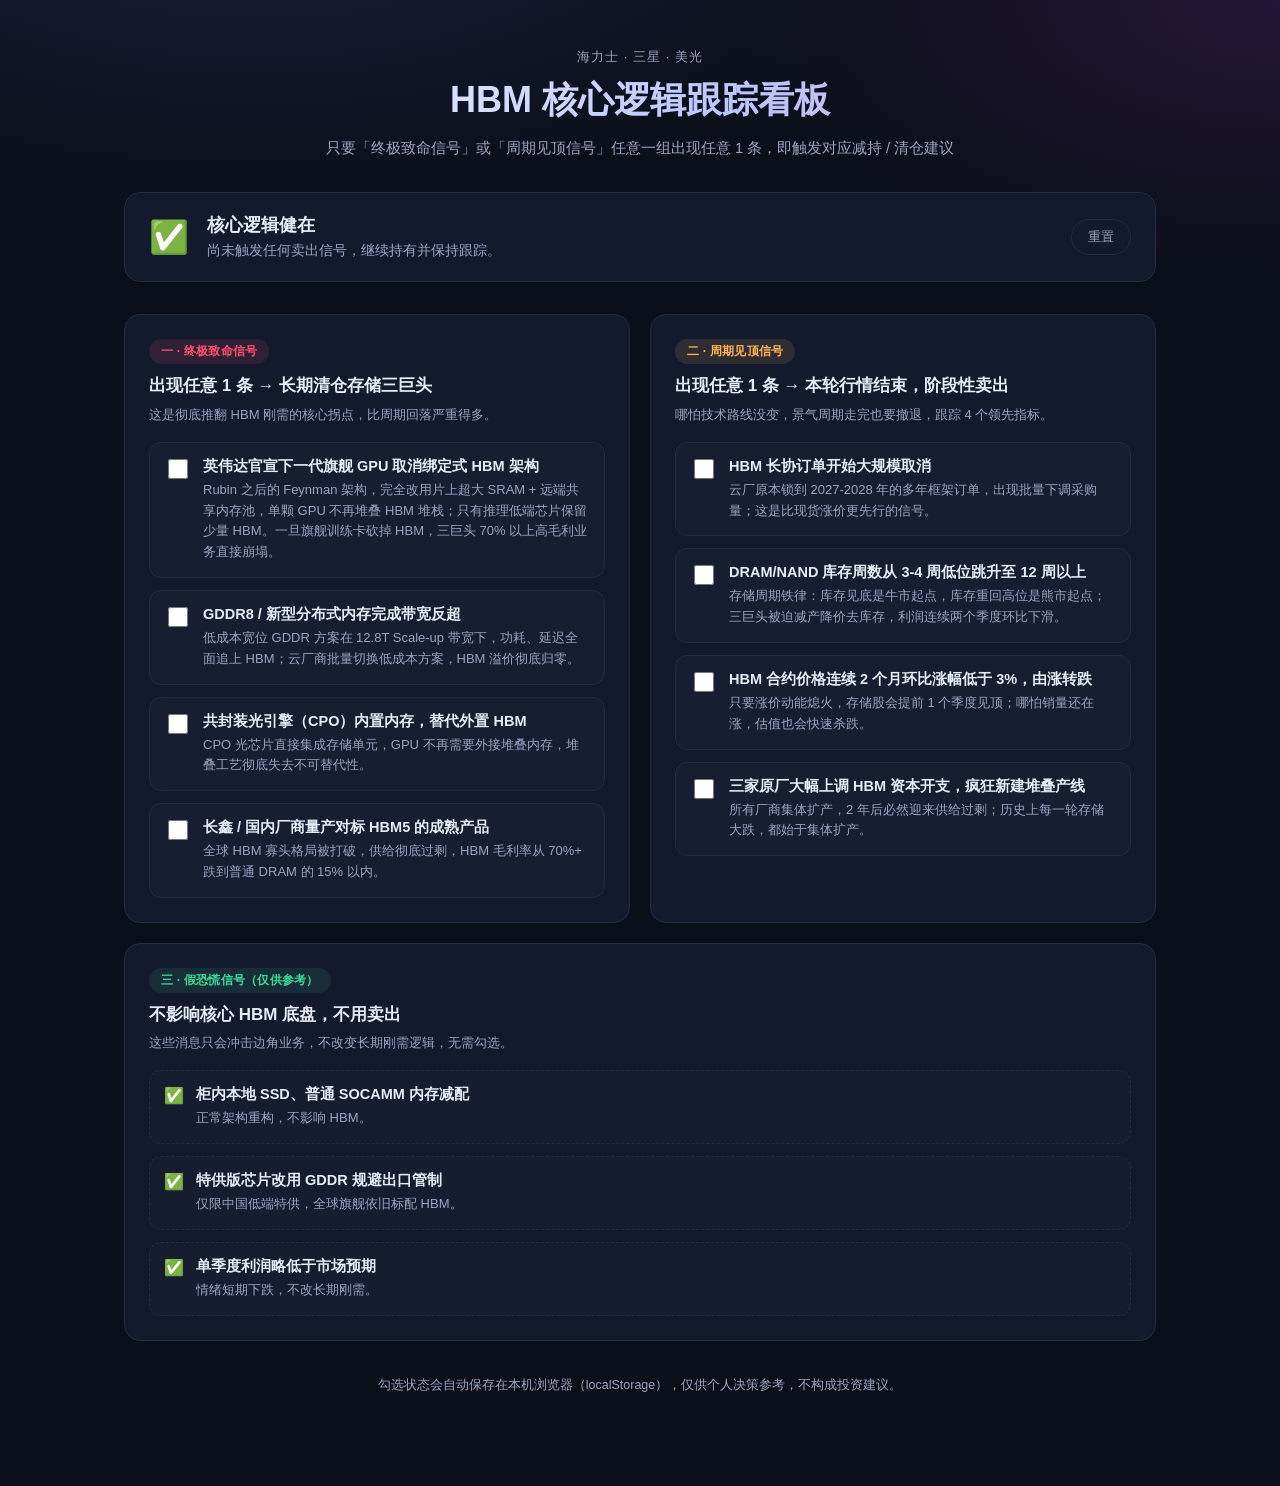
<file: hbm-signal-tracker/index.html>
<!DOCTYPE html>
<html lang="zh-CN">
<head>
<meta charset="UTF-8" />
<meta name="viewport" content="width=device-width, initial-scale=1.0" />
<title>HBM 核心逻辑跟踪看板 · 存储三巨头卖出信号</title>
<link rel="stylesheet" href="style.css" />
</head>
<body>
  <div class="page">
    <header class="hero">
      <p class="eyebrow">海力士 · 三星 · 美光</p>
      <h1>HBM 核心逻辑跟踪看板</h1>
      <p class="subtitle">只要「终极致命信号」或「周期见顶信号」任意一组出现任意 1 条，即触发对应减持 / 清仓建议</p>
    </header>

    <section class="verdict" id="verdict">
      <div class="verdict-icon" id="verdictIcon">✅</div>
      <div class="verdict-body">
        <div class="verdict-title" id="verdictTitle">核心逻辑健在</div>
        <div class="verdict-desc" id="verdictDesc">尚未触发任何卖出信号，继续持有并保持跟踪。</div>
      </div>
      <button class="reset-btn" id="resetBtn" title="清空所有勾选">重置</button>
    </section>

    <main class="grid">
      <!-- 类别一：终极致命信号 -->
      <section class="card fatal" data-group="fatal">
        <div class="card-head">
          <span class="badge badge-fatal">一 · 终极致命信号</span>
          <h2>出现任意 1 条 → 长期清仓存储三巨头</h2>
          <p class="card-note">这是彻底推翻 HBM 刚需的核心拐点，比周期回落严重得多。</p>
        </div>
        <ul class="signal-list" id="fatalList"></ul>
      </section>

      <!-- 类别二：周期见顶信号 -->
      <section class="card cyclical" data-group="cyclical">
        <div class="card-head">
          <span class="badge badge-cyclical">二 · 周期见顶信号</span>
          <h2>出现任意 1 条 → 本轮行情结束，阶段性卖出</h2>
          <p class="card-note">哪怕技术路线没变，景气周期走完也要撤退，跟踪 4 个领先指标。</p>
        </div>
        <ul class="signal-list" id="cyclicalList"></ul>
      </section>

      <!-- 类别三：假恐慌，不用卖出 -->
      <section class="card safe" data-group="safe">
        <div class="card-head">
          <span class="badge badge-safe">三 · 假恐慌信号（仅供参考）</span>
          <h2>不影响核心 HBM 底盘，不用卖出</h2>
          <p class="card-note">这些消息只会冲击边角业务，不改变长期刚需逻辑，无需勾选。</p>
        </div>
        <ul class="signal-list safe-list" id="safeList"></ul>
      </section>
    </main>

    <footer class="footer">
      <p>勾选状态会自动保存在本机浏览器（localStorage），仅供个人决策参考，不构成投资建议。</p>
    </footer>
  </div>

  <script src="script.js"></script>
</body>
</html>
</file>
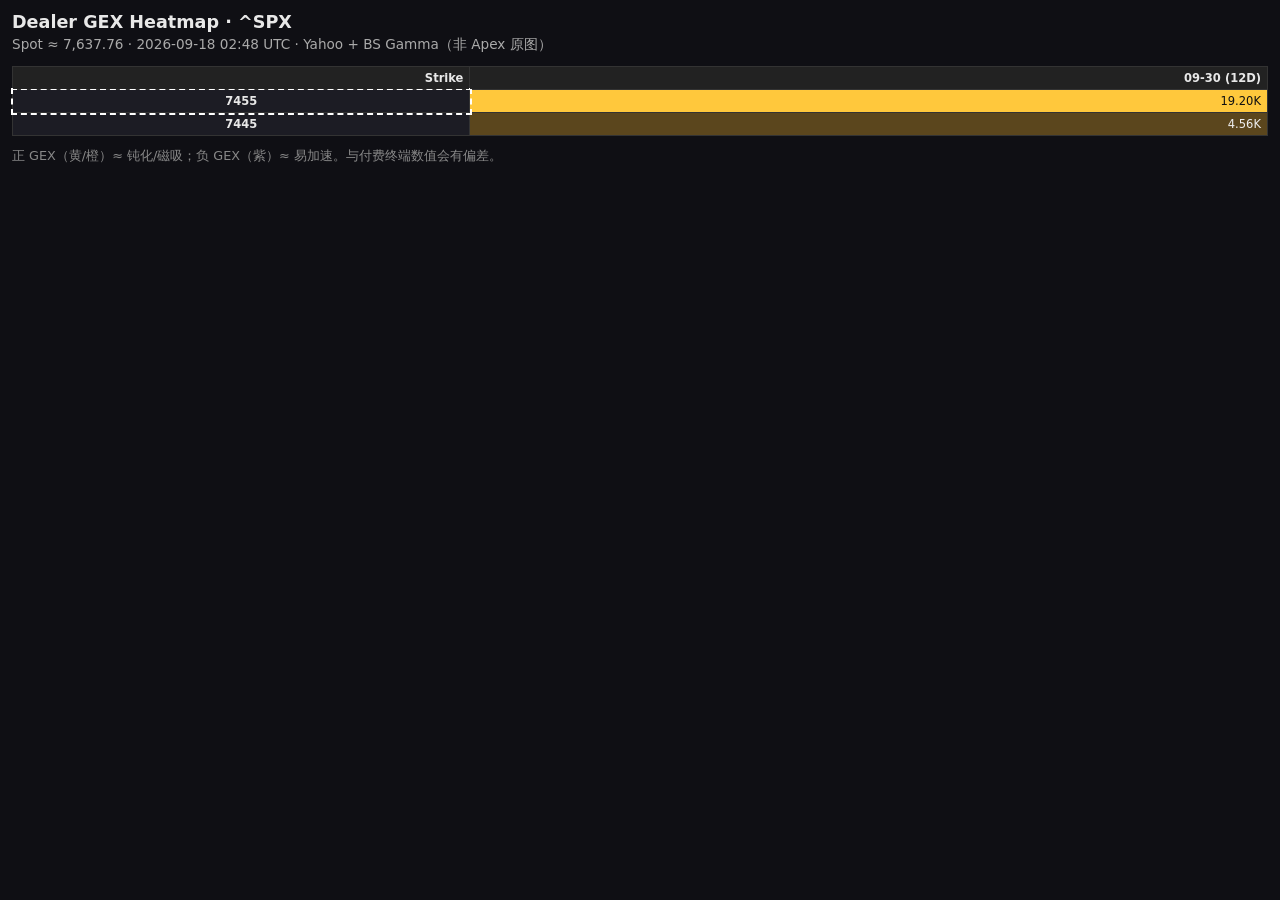
<file: scripts/alerts/gex_heatmap_spx_2026-09-18_0248.html>
<!DOCTYPE html>
<html lang="zh-CN">
<head>
  <meta charset="utf-8"/>
  <meta name="viewport" content="width=device-width, initial-scale=1"/>
  <title>Dealer GEX · ^SPX · 2026-09-18 02:48 UTC</title>
  <style>
    body { font-family: system-ui, sans-serif; background: #0f0f14; color: #e8e8e8; margin: 12px; }
    h1 { font-size: 1.1rem; margin: 0 0 4px; }
    .meta { color: #aaa; font-size: 0.85rem; margin-bottom: 12px; }
    table { border-collapse: collapse; width: 100%; font-size: 0.72rem; }
    th, td { border: 1px solid #333; padding: 4px 6px; text-align: right; }
    th { background: #222; position: sticky; top: 0; }
    td.strike { text-align: center; font-weight: 600; background: #1c1c24; }
    td.strike.spot { outline: 2px dashed #fff; }
    td.empty { color: #555; }
    .note { margin-top: 12px; font-size: 0.8rem; color: #888; }
  </style>
</head>
<body>
  <h1>Dealer GEX Heatmap · ^SPX</h1>
  <div class="meta">Spot ≈ 7,637.76 · 2026-09-18 02:48 UTC · Yahoo + BS Gamma（非 Apex 原图）</div>
  <table>
    <thead><tr><th>Strike</th><th>09-30 (12D)</th></tr></thead>
    <tbody>
      <tr><td class="strike spot">7455</td><td style="background:rgb(255,200,60);color:#111">19.20K</td></tr><tr><td class="strike">7445</td><td style="background:rgb(91,70,29);color:#eee">4.56K</td></tr>
    </tbody>
  </table>
  <p class="note">正 GEX（黄/橙）≈ 钝化/磁吸；负 GEX（紫）≈ 易加速。与付费终端数值会有偏差。</p>
</body>
</html>
</file>
<file: hbm-signal-tracker/style.css>
:root {
  --bg: #0b0f1a;
  --bg-soft: #10162a;
  --card-bg: #131a2e;
  --border: #232b45;
  --text: #e8ecf7;
  --text-dim: #9aa4c2;
  --fatal: #ff4d6d;
  --fatal-soft: rgba(255, 77, 109, 0.12);
  --cyclical: #ffb454;
  --cyclical-soft: rgba(255, 180, 84, 0.12);
  --safe: #3ddc97;
  --safe-soft: rgba(61, 220, 151, 0.1);
  --radius: 16px;
}

* {
  box-sizing: border-box;
}

body {
  margin: 0;
  font-family: "PingFang SC", "Microsoft YaHei", "Helvetica Neue", Arial, sans-serif;
  background: radial-gradient(1200px 600px at 20% -10%, #1a2140 0%, transparent 60%),
    radial-gradient(1000px 500px at 100% 0%, #241636 0%, transparent 55%), var(--bg);
  color: var(--text);
  min-height: 100vh;
}

.page {
  max-width: 1080px;
  margin: 0 auto;
  padding: 48px 24px 80px;
}

.hero {
  text-align: center;
  margin-bottom: 32px;
}

.eyebrow {
  letter-spacing: 0.08em;
  text-transform: uppercase;
  font-size: 13px;
  color: var(--text-dim);
  margin: 0 0 10px;
}

.hero h1 {
  font-size: clamp(26px, 4vw, 36px);
  margin: 0 0 12px;
  background: linear-gradient(120deg, #fff, #b9c6ff 60%, #ff9ec2);
  -webkit-background-clip: text;
  background-clip: text;
  color: transparent;
}

.subtitle {
  color: var(--text-dim);
  max-width: 640px;
  margin: 0 auto;
  line-height: 1.6;
  font-size: 14.5px;
}

.verdict {
  display: flex;
  align-items: center;
  gap: 18px;
  background: var(--card-bg);
  border: 1px solid var(--border);
  border-radius: var(--radius);
  padding: 20px 24px;
  margin-bottom: 32px;
  position: sticky;
  top: 16px;
  z-index: 10;
  backdrop-filter: blur(8px);
  transition: border-color 0.25s ease, background 0.25s ease;
}

.verdict.state-fatal {
  border-color: var(--fatal);
  background: linear-gradient(90deg, var(--fatal-soft), var(--card-bg) 70%);
}

.verdict.state-cyclical {
  border-color: var(--cyclical);
  background: linear-gradient(90deg, var(--cyclical-soft), var(--card-bg) 70%);
}

.verdict-icon {
  font-size: 32px;
  flex-shrink: 0;
}

.verdict-body {
  flex: 1;
  min-width: 0;
}

.verdict-title {
  font-size: 18px;
  font-weight: 700;
  margin-bottom: 4px;
}

.verdict-desc {
  font-size: 13.5px;
  color: var(--text-dim);
  line-height: 1.5;
}

.reset-btn {
  flex-shrink: 0;
  background: transparent;
  border: 1px solid var(--border);
  color: var(--text-dim);
  padding: 8px 16px;
  border-radius: 999px;
  cursor: pointer;
  font-size: 13px;
  transition: all 0.2s ease;
}

.reset-btn:hover {
  border-color: var(--text-dim);
  color: var(--text);
}

.grid {
  display: grid;
  grid-template-columns: 1fr;
  gap: 20px;
}

.card {
  background: var(--card-bg);
  border: 1px solid var(--border);
  border-radius: var(--radius);
  padding: 24px;
}

.card-head h2 {
  font-size: 17px;
  margin: 10px 0 6px;
  line-height: 1.45;
}

.card-note {
  color: var(--text-dim);
  font-size: 13px;
  margin: 0 0 4px;
  line-height: 1.6;
}

.badge {
  display: inline-block;
  font-size: 12px;
  font-weight: 700;
  padding: 4px 12px;
  border-radius: 999px;
  letter-spacing: 0.02em;
}

.badge-fatal {
  background: var(--fatal-soft);
  color: var(--fatal);
}

.badge-cyclical {
  background: var(--cyclical-soft);
  color: var(--cyclical);
}

.badge-safe {
  background: var(--safe-soft);
  color: var(--safe);
}

.signal-list {
  list-style: none;
  margin: 16px 0 0;
  padding: 0;
  display: flex;
  flex-direction: column;
  gap: 12px;
}

.signal-item {
  display: flex;
  gap: 12px;
  align-items: flex-start;
  padding: 14px;
  border-radius: 12px;
  border: 1px solid var(--border);
  background: rgba(255, 255, 255, 0.015);
  cursor: pointer;
  transition: border-color 0.2s ease, background 0.2s ease;
}

.signal-item:hover {
  border-color: rgba(255, 255, 255, 0.18);
}

.card.fatal .signal-item.checked {
  border-color: var(--fatal);
  background: var(--fatal-soft);
}

.card.cyclical .signal-item.checked {
  border-color: var(--cyclical);
  background: var(--cyclical-soft);
}

.signal-checkbox {
  width: 20px;
  height: 20px;
  margin-top: 2px;
  accent-color: currentColor;
  flex-shrink: 0;
  cursor: pointer;
}

.card.fatal .signal-checkbox {
  color: var(--fatal);
}

.card.cyclical .signal-checkbox {
  color: var(--cyclical);
}

.signal-text .signal-title {
  font-weight: 600;
  font-size: 14.5px;
  margin-bottom: 4px;
}

.signal-text .signal-desc {
  font-size: 13px;
  color: var(--text-dim);
  line-height: 1.6;
}

.safe-list .signal-item {
  cursor: default;
  border-style: dashed;
}

.safe-list .signal-item::before {
  content: "✅";
  margin-top: 1px;
}

.safe-list .signal-checkbox {
  display: none;
}

.footer {
  margin-top: 36px;
  text-align: center;
  color: var(--text-dim);
  font-size: 12.5px;
}

@media (min-width: 860px) {
  .grid {
    grid-template-columns: 1fr 1fr;
  }
  .card.safe {
    grid-column: 1 / -1;
  }
}
</file>
